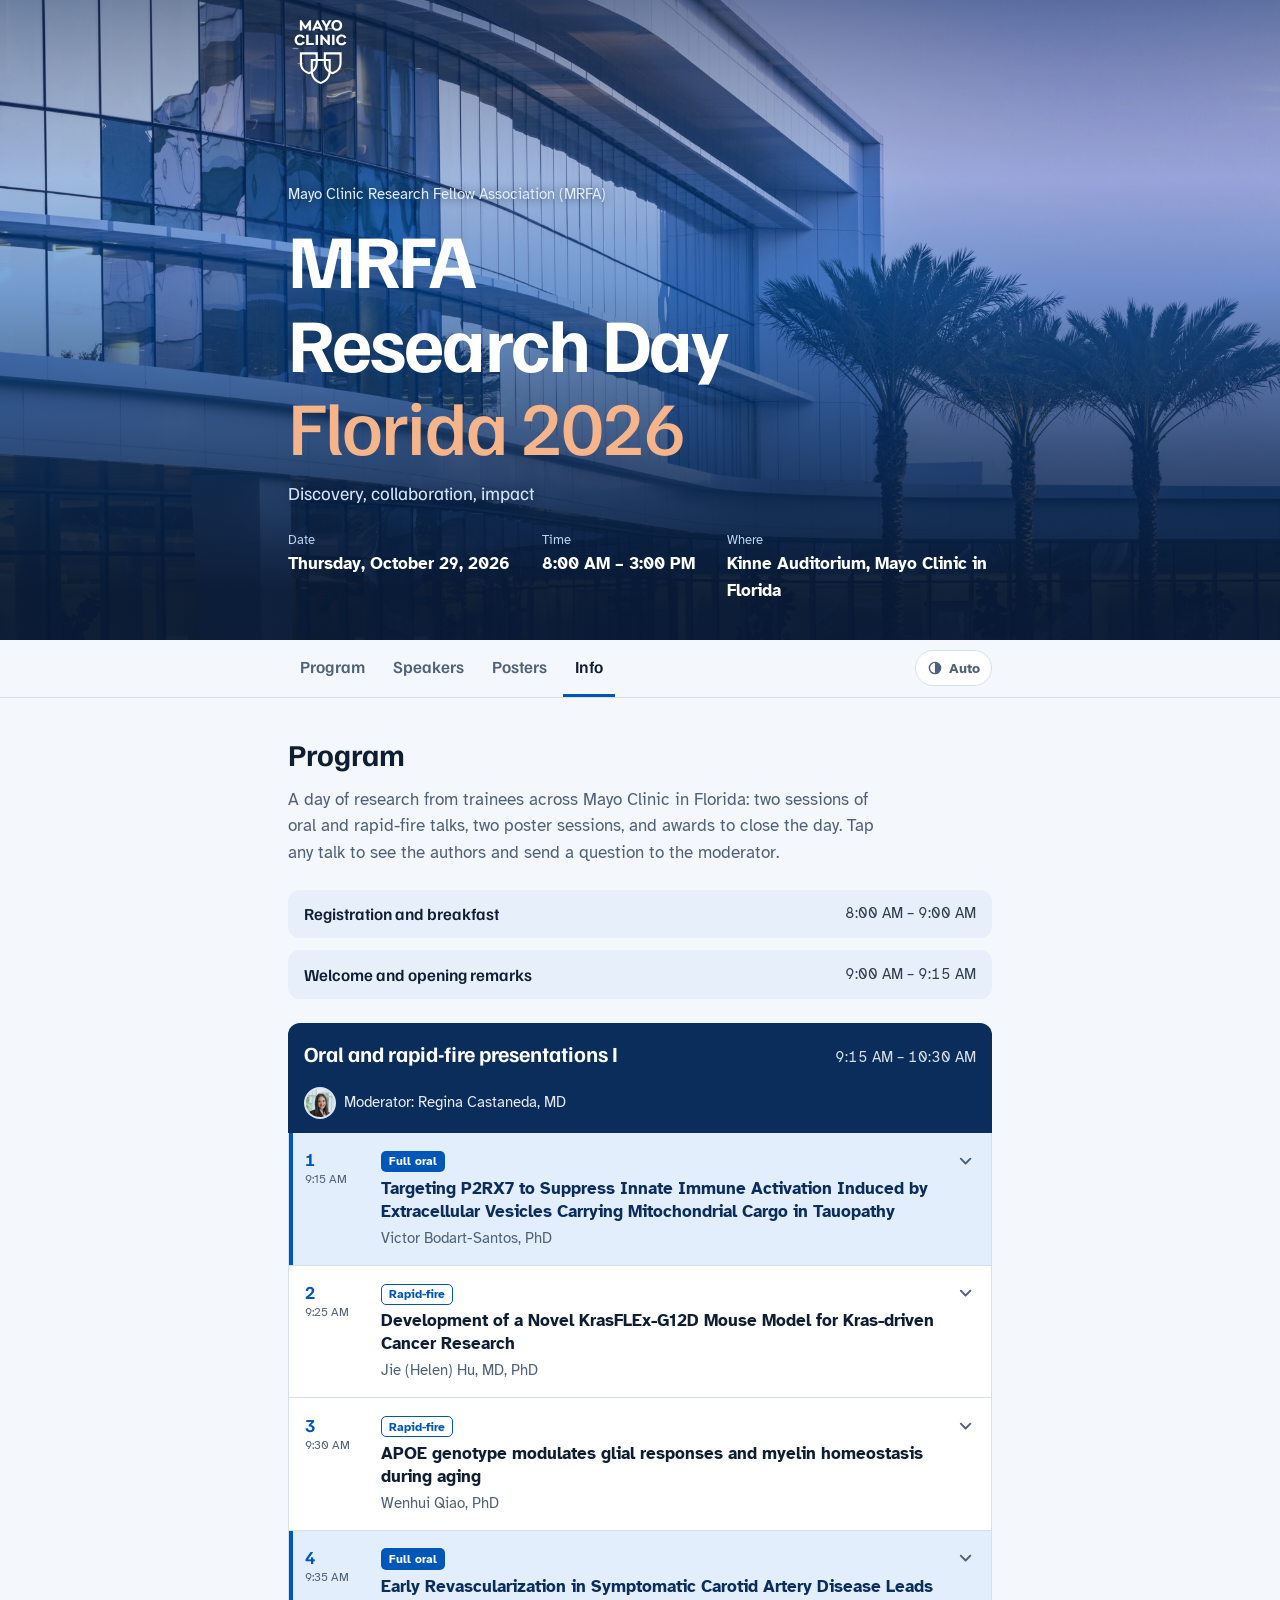
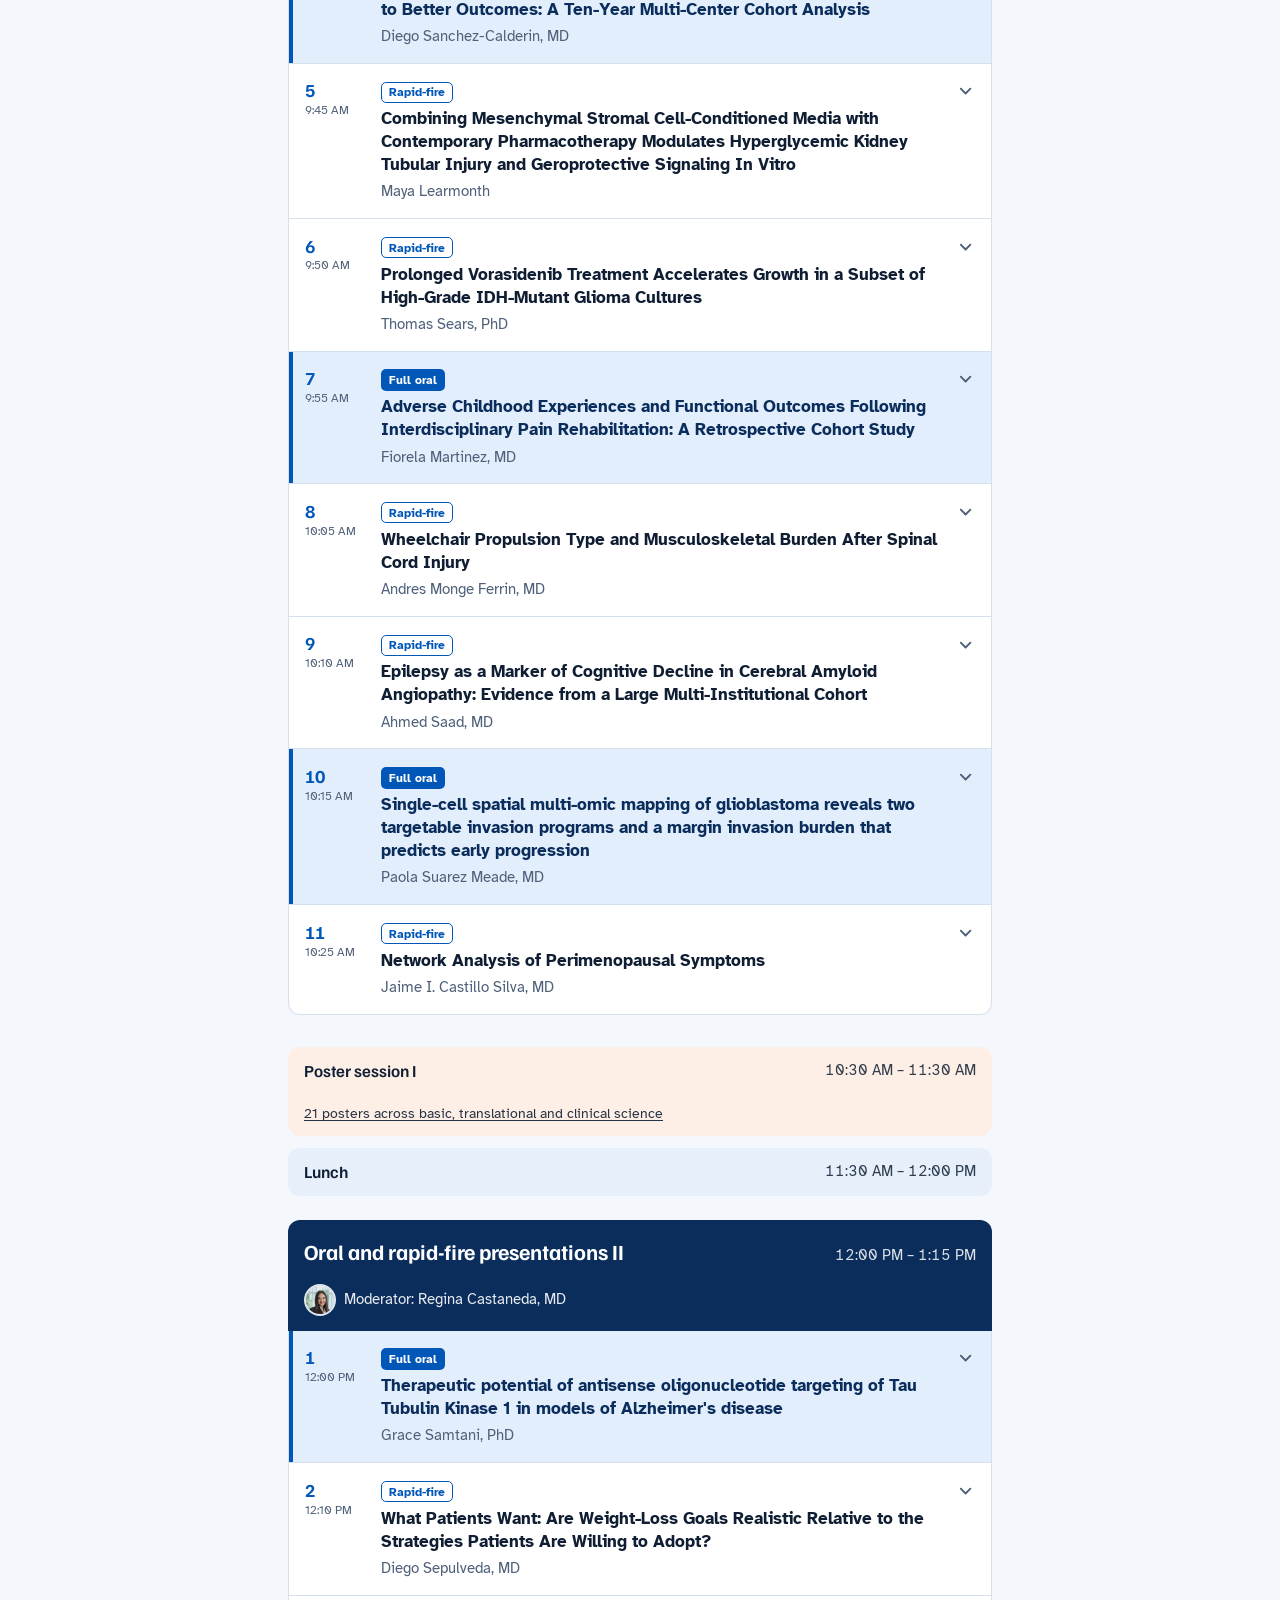
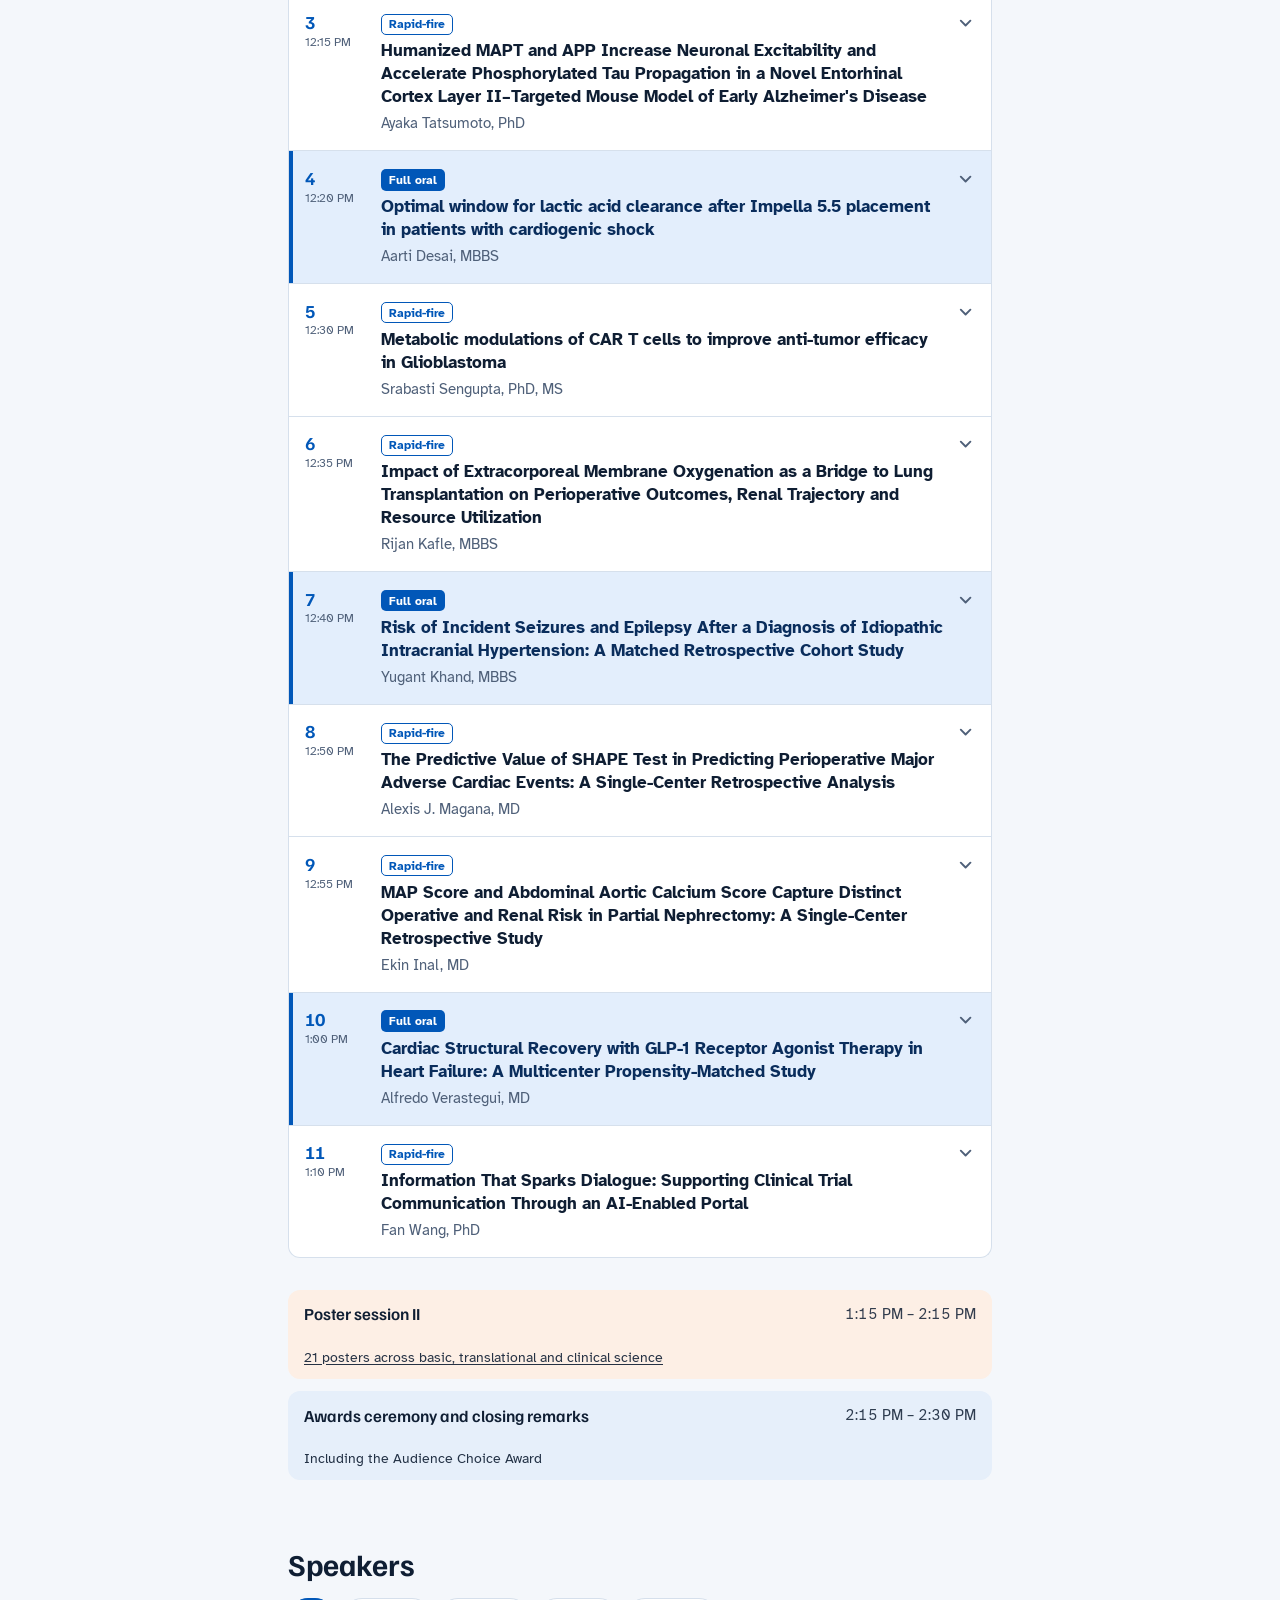
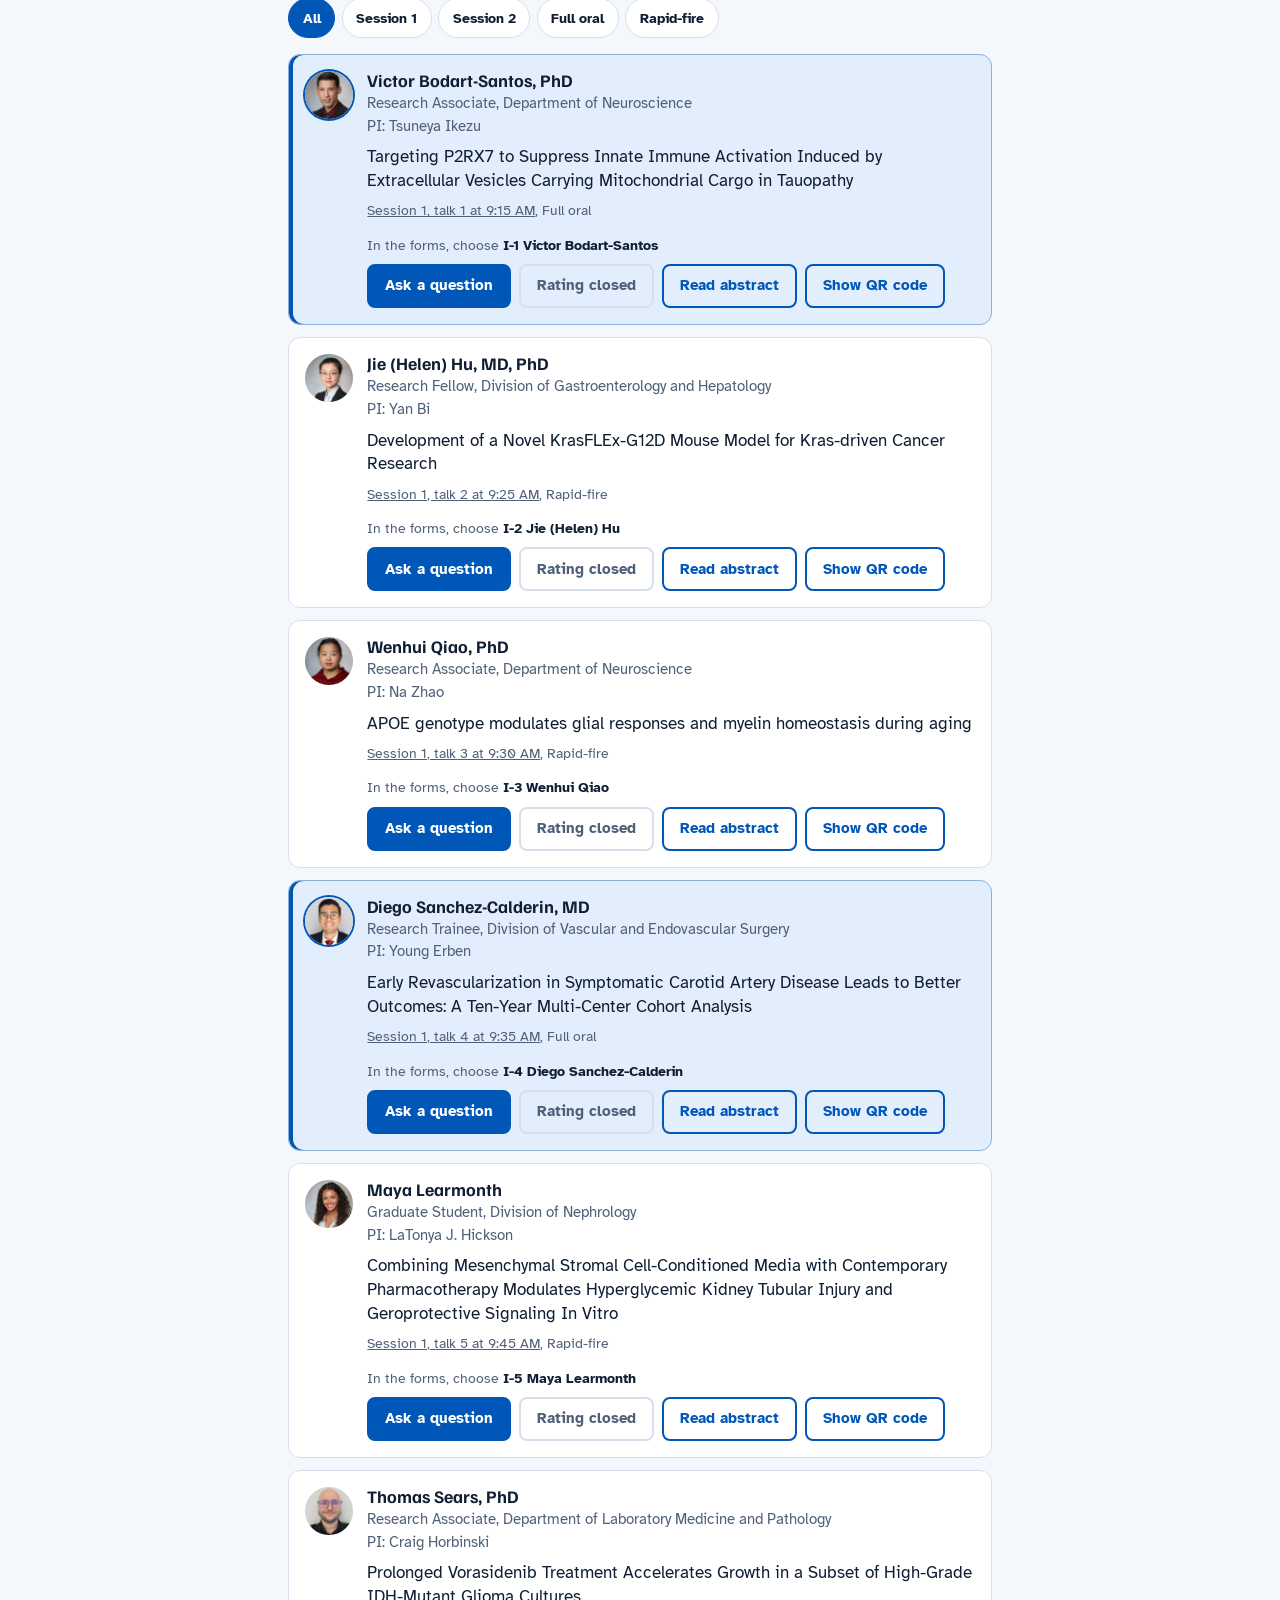
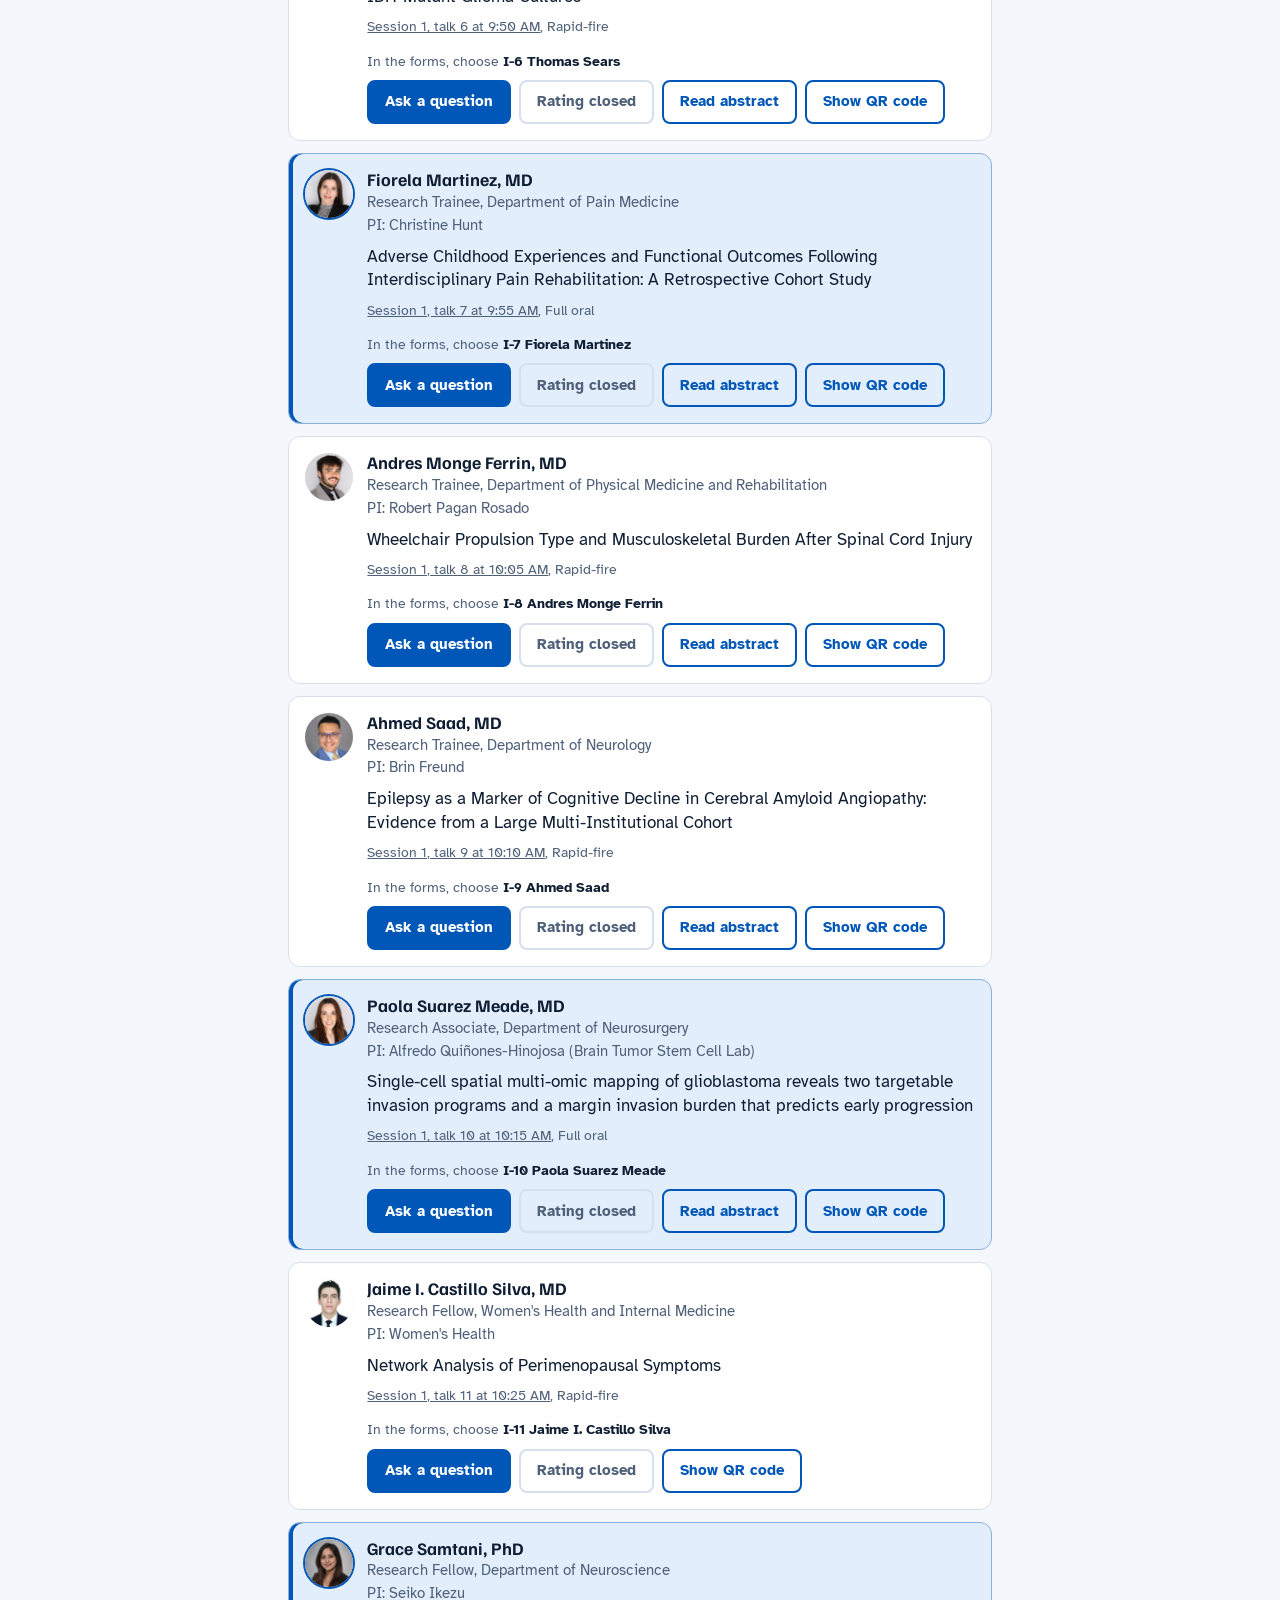
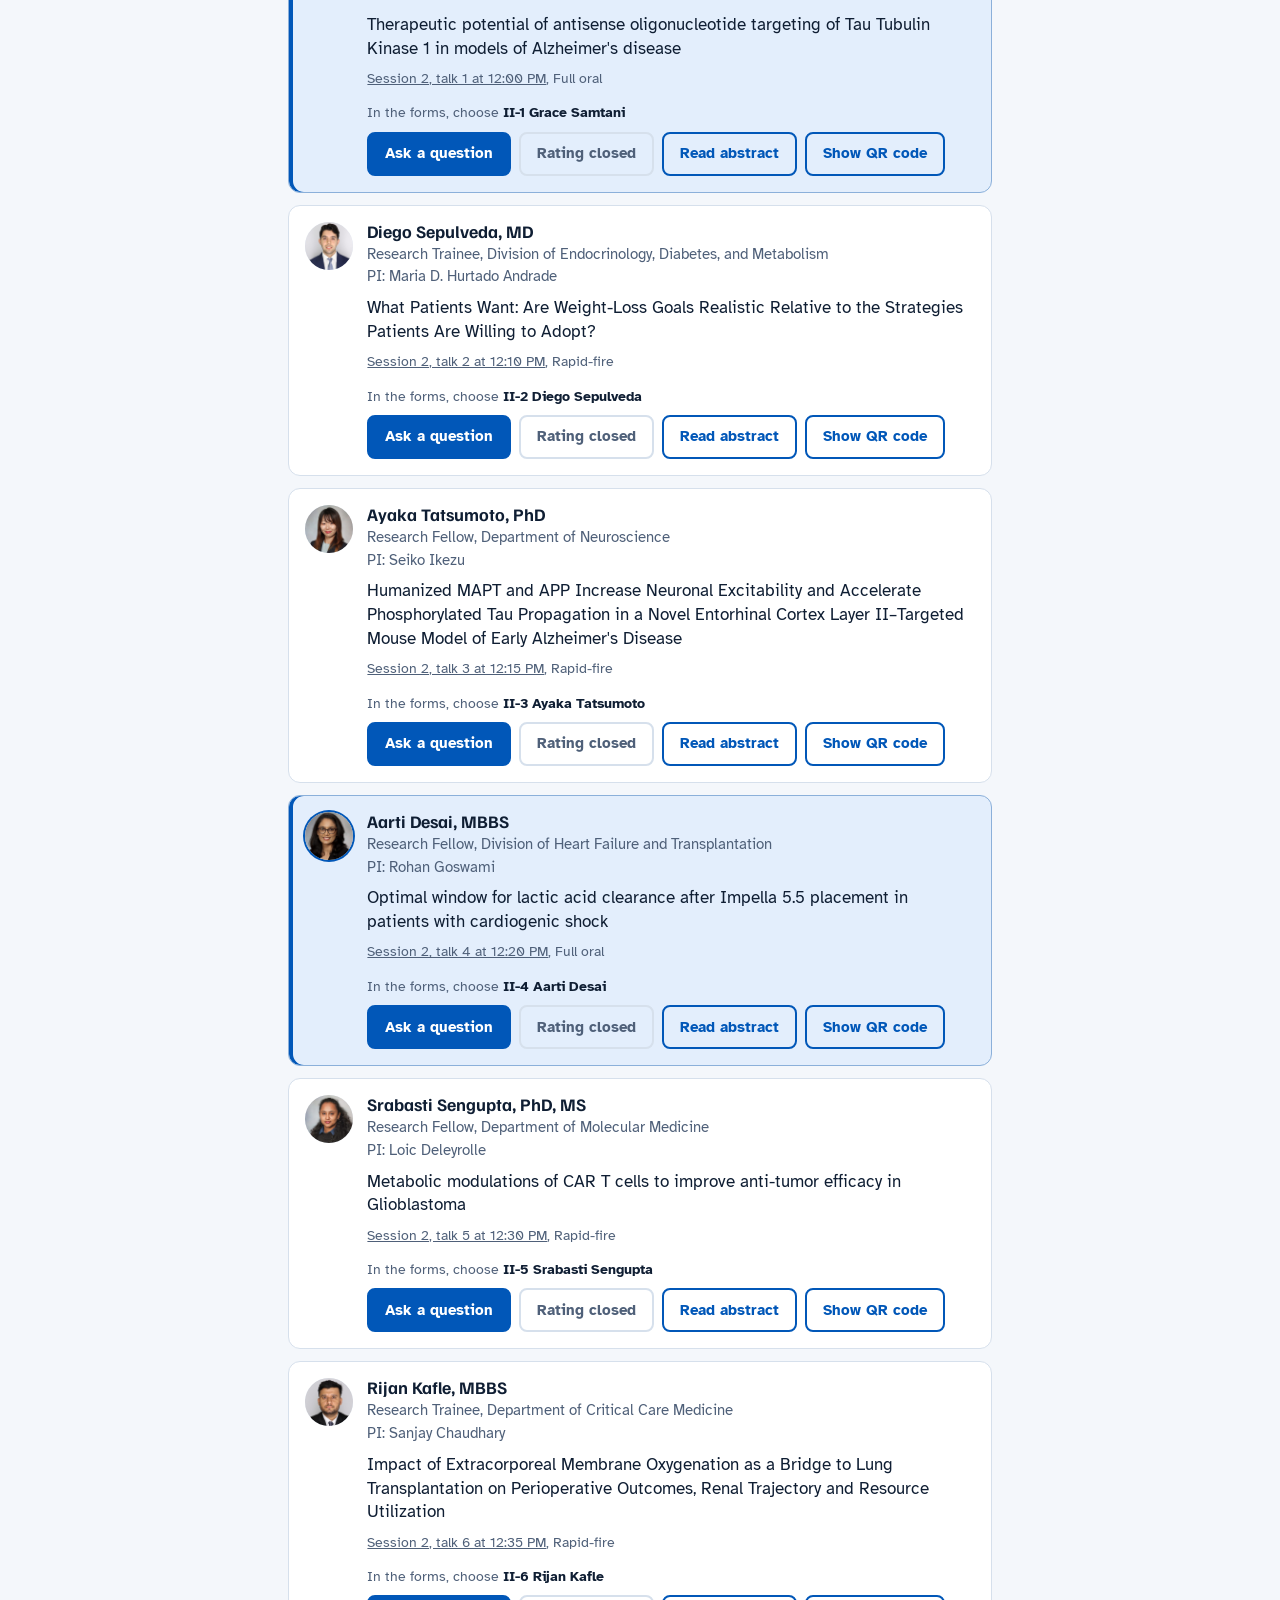
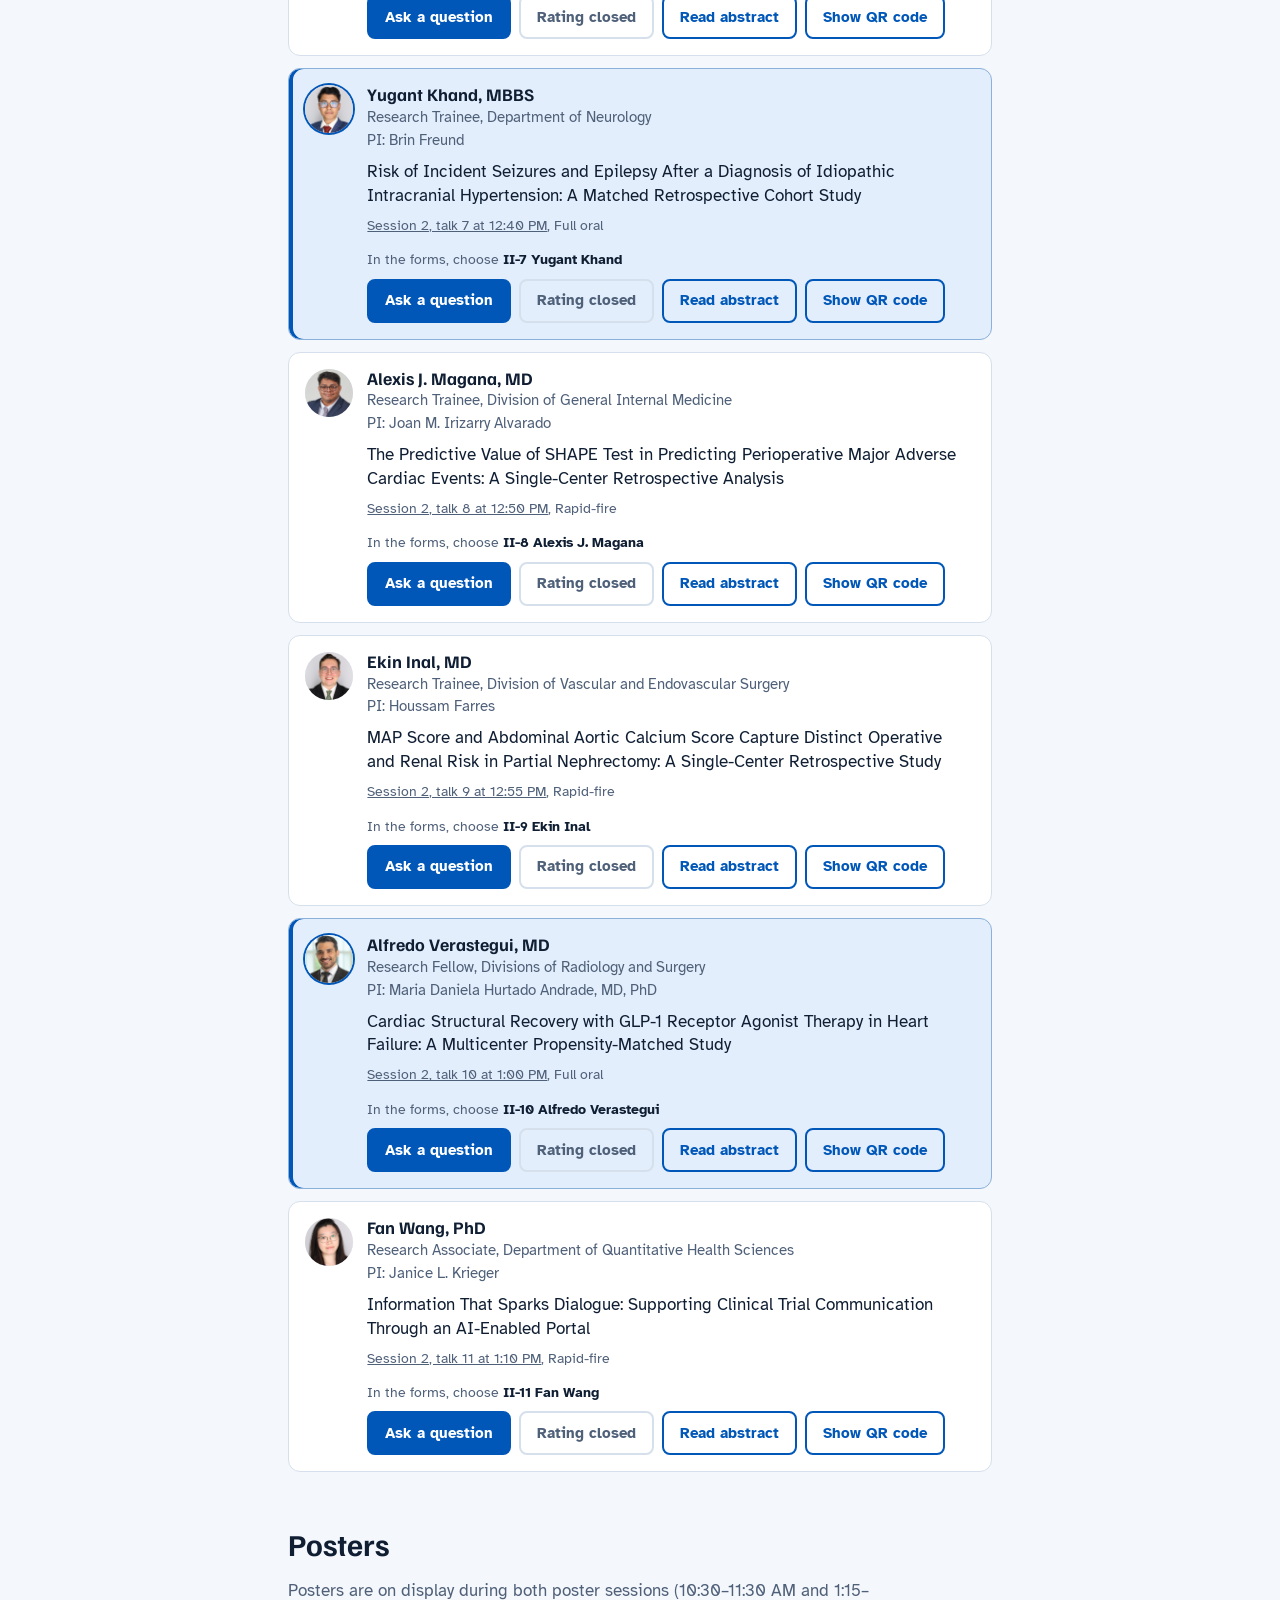
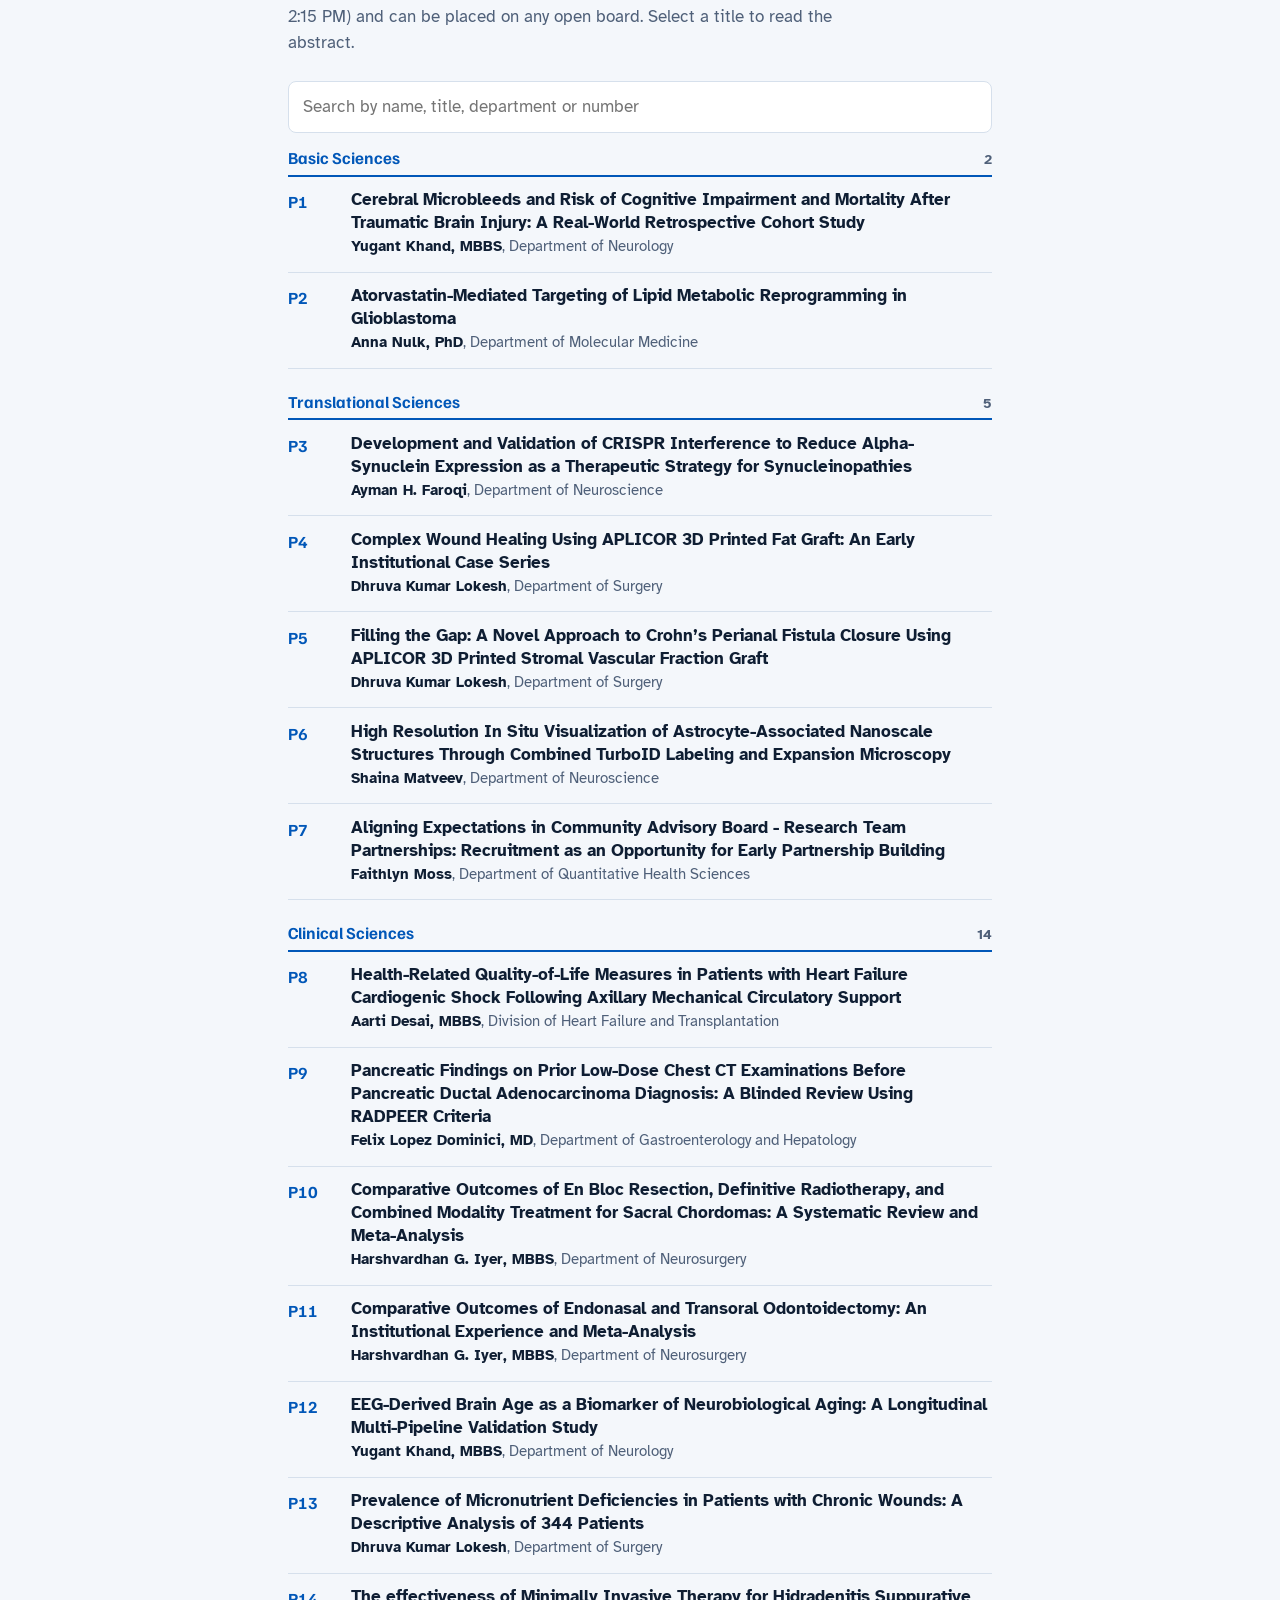
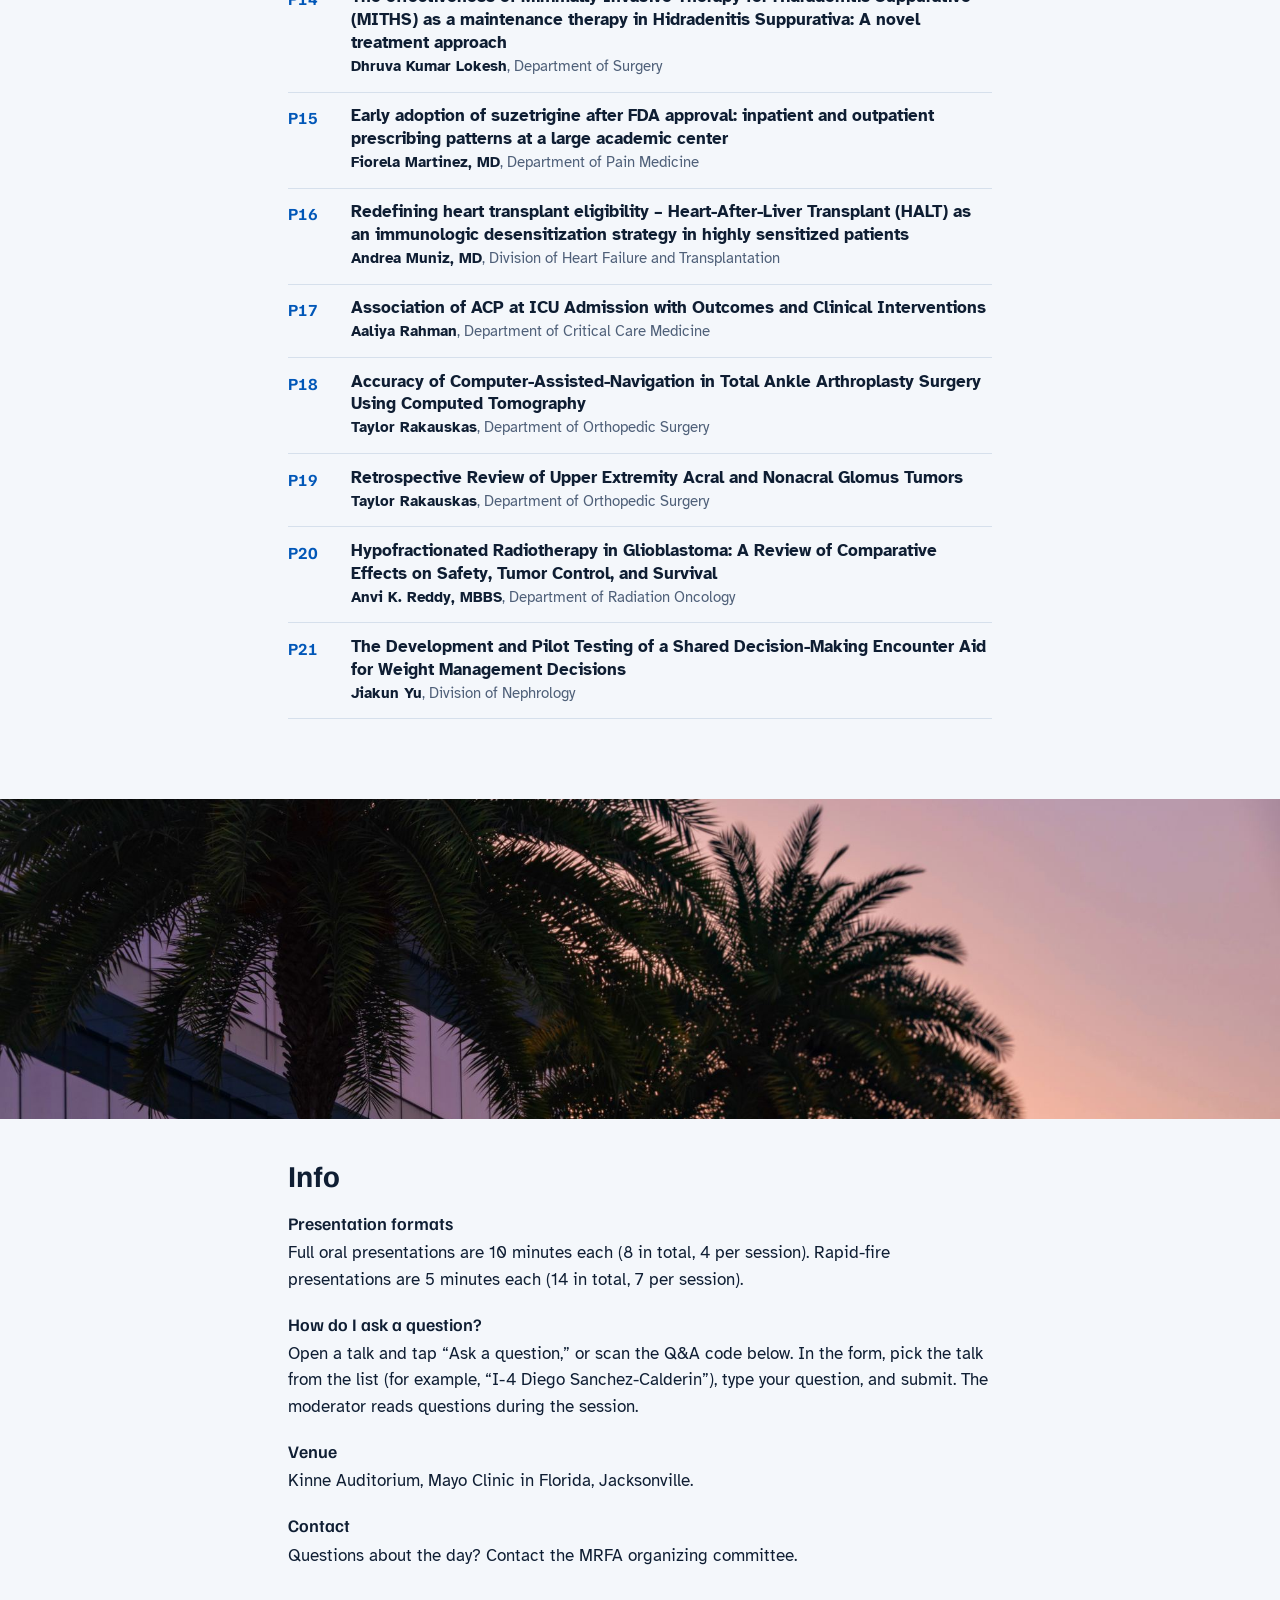
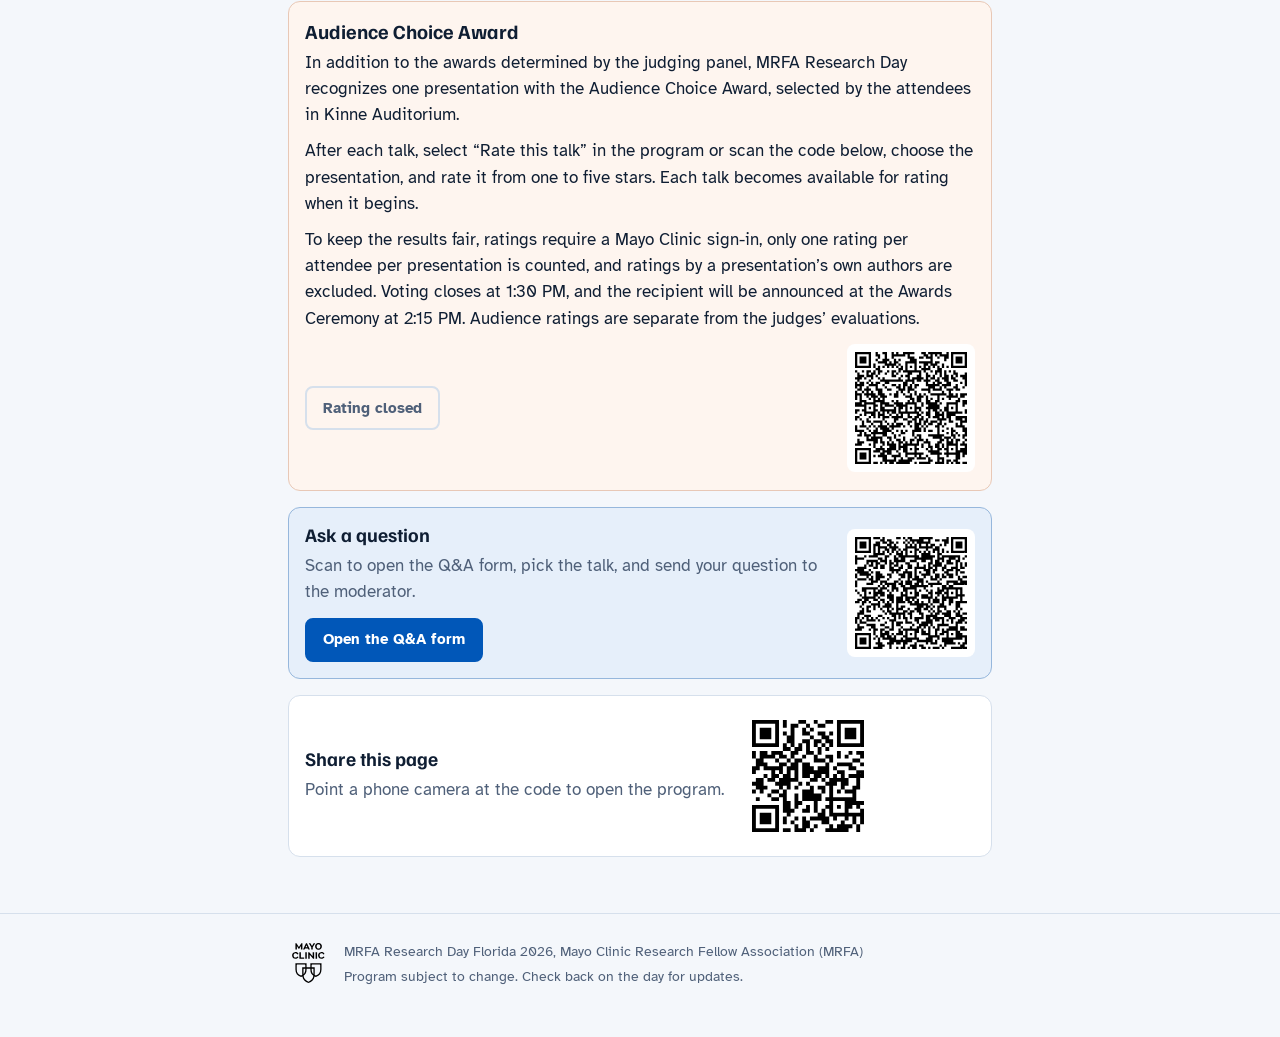
<file: index.html>
<!doctype html>
<html lang="en">
<head>
  <meta charset="utf-8">
  <meta name="viewport" content="width=device-width, initial-scale=1, viewport-fit=cover">
  <title>Mayo Clinic Research Fellow Association (MRFA) Research Day, Florida 2026</title>
  <meta name="description" content="Program, speakers and live Q&A for MRFA Research Day at Mayo Clinic in Florida.">
  <meta name="theme-color" content="#0a2d5c">
  <link rel="preconnect" href="https://fonts.googleapis.com">
  <link rel="preconnect" href="https://fonts.gstatic.com" crossorigin>
  <link href="https://fonts.googleapis.com/css2?family=Atkinson+Hyperlegible:ital,wght@0,400;0,700;1,400&family=Familjen+Grotesk:wght@500;600;700&display=swap" rel="stylesheet">
  <link rel="preload" as="image" href="assets/img/campus-facade-sm.jpg" media="(max-width: 700px)">
  <link rel="preload" as="image" href="assets/img/campus-facade.jpg" media="(min-width: 701px)">
  <script src="assets/theme.js"></script>
  <link rel="stylesheet" href="assets/styles.css">
  <link rel="icon" href="assets/img/mayo-clinic-logo.svg" type="image/svg+xml">
</head>
<body>
  <a class="skip" href="#program">Skip to the program</a>

  <header class="hero">
    <div class="hero-shade"></div>
    <div class="wrap hero-inner">
      <img class="logo" src="assets/img/mayo-clinic-logo-white.svg" alt="Mayo Clinic" width="64" height="64">
      <p class="host" id="host"></p>
      <h1 id="event-name">MRFA Research Day</h1>
      <p class="tagline" id="tagline" hidden></p>
      <dl class="facts">
        <div><dt>Date</dt><dd id="event-date">—</dd></div>
        <div><dt>Time</dt><dd id="event-time">—</dd></div>
        <div><dt>Where</dt><dd id="event-place">—</dd></div>
      </dl>
    </div>
  </header>

  <aside class="nowbar" id="nowbar" hidden aria-live="polite">
    <div class="wrap nowbar-inner">
      <div class="now-slot"><span class="now-tag">Now</span><span id="now-text"></span></div>
      <div class="next-slot"><span class="next-tag">Next</span><span id="next-text"></span></div>
    </div>
  </aside>

  <nav class="tabs" aria-label="Sections">
    <div class="wrap tabs-inner">
      <a href="#program">Program</a>
      <a href="#speakers">Speakers</a>
      <a href="#posters" id="tab-posters" hidden>Posters</a>
      <a href="#info">Info</a>
      <button type="button" class="theme-btn" id="theme-btn" aria-label="Theme">
        <svg class="ic ic-auto" viewBox="0 0 20 20" aria-hidden="true"><circle cx="10" cy="10" r="7" fill="none" stroke="currentColor" stroke-width="1.8"/><path d="M10 3a7 7 0 0 1 0 14z" fill="currentColor"/></svg>
        <svg class="ic ic-light" viewBox="0 0 20 20" aria-hidden="true"><circle cx="10" cy="10" r="3.6" fill="currentColor"/><g stroke="currentColor" stroke-width="1.8" stroke-linecap="round"><path d="M10 1.8v2.2M10 16v2.2M1.8 10h2.2M16 10h2.2M4.2 4.2l1.6 1.6M14.2 14.2l1.6 1.6M4.2 15.8l1.6-1.6M14.2 5.8l1.6-1.6"/></g></svg>
        <svg class="ic ic-dark" viewBox="0 0 20 20" aria-hidden="true"><path d="M15.5 12.6A6.5 6.5 0 0 1 7.4 4.5a6.5 6.5 0 1 0 8.1 8.1z" fill="currentColor"/></svg>
        <span class="theme-label">Auto</span>
      </button>
    </div>
  </nav>

  <main>
    <section id="program" class="wrap block" aria-labelledby="h-program">
      <h2 id="h-program">Program</h2>
      <p class="lede" id="event-intro"></p>
      <p class="notice" id="event-notice" hidden></p>
      <ol class="run" id="run"></ol>
    </section>

    <section id="speakers" class="wrap block" aria-labelledby="h-speakers">
      <h2 id="h-speakers">Speakers</h2>
      <div class="filters" id="talk-filters" role="group" aria-label="Filter speakers"></div>
      <ul class="speakers" id="speaker-list"></ul>
    </section>

    <section id="posters" class="wrap block" aria-labelledby="h-posters" hidden>
      <h2 id="h-posters">Posters</h2>
      <p class="lede">Posters are on display during both poster sessions (10:30–11:30 AM and 1:15–2:15 PM) and can be placed on any open board. Select a title to read the abstract.</p>
      <label class="search">
        <span class="sr">Search posters</span>
        <input type="search" id="poster-search" placeholder="Search by name, title, department or number" autocomplete="off">
      </label>
      <ul class="posters" id="poster-list"></ul>
      <p class="empty" id="poster-empty" hidden>No posters match that search. Try a last name or a poster number like P12.</p>
    </section>

    <figure class="band" aria-hidden="true">
      <picture>
        <source media="(max-width: 700px)" srcset="assets/img/campus-palms-sm.jpg">
        <img src="assets/img/campus-palms.jpg" alt="" loading="lazy">
      </picture>
    </figure>

    <section id="info" class="wrap block" aria-labelledby="h-info">
      <h2 id="h-info">Info</h2>
      <div id="judges-wrap" hidden>
        <h3>Judges</h3>
        <ul class="judges" id="judge-list"></ul>
      </div>
      <dl class="faq" id="faq"></dl>
      <div class="award-card" id="award-card" hidden>
        <h3 id="award-title">Audience Choice Award</h3>
        <div id="award-text"></div>
        <div class="award-row">
          <a class="btn rate-btn" id="award-open" data-start="09:15" data-open-label="Rate a talk" target="_blank" rel="noopener" aria-disabled="true">Rate this talk</a>
          <div class="qr" id="award-qr" aria-label="QR code for the rating form"></div>
        </div>
      </div>
      <div class="share qa-card" id="qa-card" hidden>
        <div class="share-text">
          <h3>Ask a question</h3>
          <p>Scan to open the Q&amp;A form, pick the talk, and send your question to the moderator.</p>
          <p><a class="btn" id="qa-open" href="#" target="_blank" rel="noopener">Open the Q&amp;A form</a></p>
        </div>
        <div class="qr" id="qa-qr" aria-label="QR code for the Q&amp;A form"></div>
      </div>
      <div class="share">
        <div class="share-text">
          <h3>Share this page</h3>
          <p>Point a phone camera at the code to open the program.</p>
        </div>
        <div class="qr" id="site-qr" aria-label="QR code for this page"></div>
      </div>
    </section>
  </main>

  <footer class="foot">
    <div class="wrap foot-inner">
      <img src="assets/img/mayo-clinic-logo.svg" alt="" width="40" height="40" class="foot-logo">
      <div>
        <p id="foot-host"></p>
        <p class="updated">Program subject to change. Check back on the day for updates.</p>
      </div>
    </div>
  </footer>

  <dialog id="qr-dialog" aria-labelledby="qr-title">
    <form method="dialog" class="qr-dialog-inner">
      <h3 id="qr-title">Scan to ask a question</h3>
      <p id="qr-sub"></p>
      <div class="qr qr-large" id="qr-big"></div>
      <button class="btn" value="close">Close</button>
    </form>
  </dialog>

  <script src="assets/qrcode-generator.js"></script>
  <script src="assets/rating.js"></script>
  <script src="assets/app.js"></script>
</body>
</html>
</file>
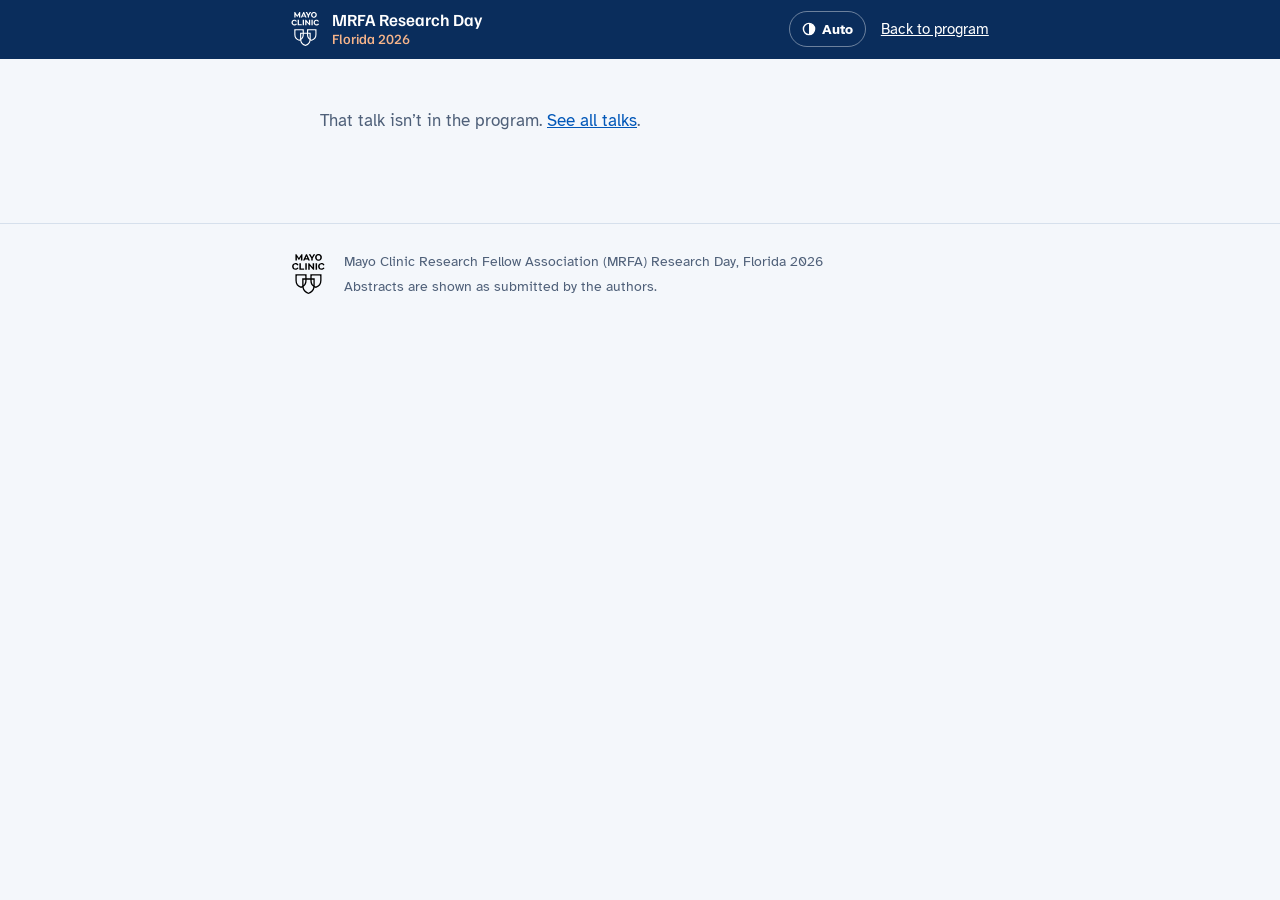
<file: abstract.html>
<!doctype html>
<html lang="en">
<head>
  <meta charset="utf-8">
  <meta name="viewport" content="width=device-width, initial-scale=1, viewport-fit=cover">
  <title>Abstract, MRFA Research Day Florida 2026</title>
  <meta name="theme-color" content="#0a2d5c">
  <link rel="preconnect" href="https://fonts.googleapis.com">
  <link rel="preconnect" href="https://fonts.gstatic.com" crossorigin>
  <link href="https://fonts.googleapis.com/css2?family=Atkinson+Hyperlegible:wght@400;700&family=Familjen+Grotesk:wght@500;600;700&family=Source+Serif+4:ital,opsz,wght@0,8..60,400;0,8..60,600;0,8..60,700;1,8..60,400&display=swap" rel="stylesheet">
  <script src="assets/theme.js"></script>
  <link rel="stylesheet" href="assets/styles.css">
  <link rel="stylesheet" href="assets/abstract.css">
  <link rel="icon" href="assets/img/mayo-clinic-logo.svg" type="image/svg+xml">
</head>
<body class="abs-page">
  <header class="abs-bar">
    <div class="wrap abs-bar-inner">
      <a class="abs-home" href="./#program">
        <img src="assets/img/mayo-clinic-logo-white.svg" alt="" width="34" height="34">
        <span>MRFA Research Day<br><small>Florida 2026</small></span>
      </a>
      <div class="abs-right">
        <button type="button" class="theme-btn" id="theme-btn" aria-label="Theme">
          <svg class="ic ic-auto" viewBox="0 0 20 20" aria-hidden="true"><circle cx="10" cy="10" r="7" fill="none" stroke="currentColor" stroke-width="1.8"/><path d="M10 3a7 7 0 0 1 0 14z" fill="currentColor"/></svg>
          <svg class="ic ic-light" viewBox="0 0 20 20" aria-hidden="true"><circle cx="10" cy="10" r="3.6" fill="currentColor"/><g stroke="currentColor" stroke-width="1.8" stroke-linecap="round"><path d="M10 1.8v2.2M10 16v2.2M1.8 10h2.2M16 10h2.2M4.2 4.2l1.6 1.6M14.2 14.2l1.6 1.6M4.2 15.8l1.6-1.6M14.2 5.8l1.6-1.6"/></g></svg>
          <svg class="ic ic-dark" viewBox="0 0 20 20" aria-hidden="true"><path d="M15.5 12.6A6.5 6.5 0 0 1 7.4 4.5a6.5 6.5 0 1 0 8.1 8.1z" fill="currentColor"/></svg>
          <span class="theme-label">Auto</span>
        </button>
        <a class="abs-back" href="./#program">Back to program</a>
      </div>
    </div>
  </header>

  <main class="wrap abs-main" id="abs">
    <p class="empty">Loading abstract…</p>
  </main>

  <footer class="foot">
    <div class="wrap foot-inner">
      <img src="assets/img/mayo-clinic-logo.svg" alt="" width="40" height="40" class="foot-logo">
      <div>
        <p>Mayo Clinic Research Fellow Association (MRFA) Research Day, Florida 2026</p>
        <p class="updated">Abstracts are shown as submitted by the authors.</p>
      </div>
    </div>
  </footer>

  <dialog id="qr-dialog" aria-labelledby="qr-title">
    <form method="dialog" class="qr-dialog-inner">
      <h3 id="qr-title">Scan to ask a question</h3>
      <p id="qr-sub"></p>
      <div class="qr qr-large" id="qr-big"></div>
      <button class="btn" value="close">Close</button>
    </form>
  </dialog>

  <script src="assets/qrcode-generator.js"></script>
  <script src="assets/rating.js"></script>
  <script src="assets/abstract.js"></script>
</body>
</html>
</file>
<file: assets/styles.css>
:root {
  --paper: #f4f7fb;
  --surface: #ffffff;
  --ink: #0f1e33;
  --muted: #4f6079;
  --line: #d6e0ec;
  --blue: #0157b8;
  --blue-ink: #ffffff;
  --blue-tint: #e6effa;
  --navy: #0a2d5c;
  --sunset: #f6b48a;
  --sunset-soft: #fdeee4;
  --focus: #0157b8;
  --display: "Familjen Grotesk", system-ui, sans-serif;
  --body: "Atkinson Hyperlegible", system-ui, sans-serif;
  color-scheme: light;
}
@media (prefers-color-scheme: dark) {
  :root:not([data-theme="light"]) {
    --paper: #0b1626; --surface: #111f34; --ink: #e4ecf7; --muted: #9fb0c8; --line: #233652;
    --blue: #5aa2f0; --blue-ink: #06172d; --blue-tint: #15294a; --navy: #071a36;
    --sunset-soft: #3a2a22; --focus: #8cc0ff; color-scheme: dark;
  }
}
:root[data-theme="dark"] {
  --paper: #0b1626; --surface: #111f34; --ink: #e4ecf7; --muted: #9fb0c8; --line: #233652;
  --blue: #5aa2f0; --blue-ink: #06172d; --blue-tint: #15294a; --navy: #071a36;
  --sunset-soft: #3a2a22; --focus: #8cc0ff; color-scheme: dark;
}

* { box-sizing: border-box; }
html { scroll-behavior: smooth; scroll-padding-top: 7.5rem; -webkit-text-size-adjust: 100%; }
@media (prefers-reduced-motion: reduce) { html { scroll-behavior: auto; } }
body { margin: 0; background: var(--paper); color: var(--ink); font: 400 1.0625rem/1.55 var(--body); }
h1, h2, h3 { font-family: var(--display); line-height: 1.1; margin: 0; }
a { color: var(--blue); }
:focus-visible { outline: 3px solid var(--focus); outline-offset: 2px; border-radius: 4px; }
.wrap { max-width: 46rem; margin: 0 auto; padding: 0 1rem; }
.sr { position: absolute; width: 1px; height: 1px; overflow: hidden; clip: rect(0 0 0 0); }
.skip { position: absolute; left: -999px; top: 0; background: #fff; color: var(--navy); padding: .5rem 1rem; z-index: 10; }
.skip:focus { left: 1rem; }

/* Hero: Florida campus at dusk */
.hero {
  position: relative; color: #fff; isolation: isolate;
  background: var(--navy) url("img/campus-facade.jpg") 62% center / cover no-repeat;
  min-height: min(78vh, 40rem); display: flex; align-items: flex-end;
}
@media (max-width: 700px) { .hero { background-image: url("img/campus-facade-sm.jpg"); background-position: 70% center; min-height: 34rem; } }
.hero-shade {
  position: absolute; inset: 0; z-index: -1;
  background:
    linear-gradient(180deg, rgba(10,45,92,.55) 0%, rgba(10,45,92,0) 28%),
    linear-gradient(0deg, rgba(7,26,54,.96) 8%, rgba(1,87,184,.55) 55%, rgba(1,87,184,.05) 100%);
}
.hero-inner { width: 100%; padding-top: 1.25rem; padding-bottom: 2.25rem; }
.logo { position: absolute; top: 1.25rem; width: 64px; height: 64px; }
.host { text-shadow: 0 1px 8px rgba(7,26,54,.6); margin: 0 0 .6rem; color: #e3edf9; font-size: .95rem; max-width: 30rem; }
.hero h1 { font-size: clamp(2.6rem, 11vw, 4.75rem); font-weight: 700; letter-spacing: -.025em; max-width: 12ch; text-wrap: balance; }
.hero h1 .yr { display: block; font-weight: 500; color: var(--sunset); }
.facts { display: grid; grid-template-columns: repeat(3, auto); justify-content: start; gap: .25rem 2rem; margin: 1.5rem 0 0; }
.facts dt { font-size: .8rem; color: #bcd3ef; }
.facts dd { margin: 0; font-weight: 700; }
@media (max-width: 34rem) { .facts { grid-template-columns: 1fr 1fr; gap: .7rem 1.5rem; } .facts div:last-child { grid-column: 1 / -1; } }

/* Now bar */
.nowbar { background: var(--sunset); color: #2a1305; }
.nowbar-inner { display: grid; grid-template-columns: 1fr 1fr; gap: 1rem; padding-top: .6rem; padding-bottom: .6rem; font-size: .95rem; }
.now-slot, .next-slot { display: flex; gap: .5rem; align-items: baseline; min-width: 0; }
.now-slot span:last-child, .next-slot span:last-child { overflow: hidden; text-overflow: ellipsis; white-space: nowrap; }
.now-tag, .next-tag { font-family: var(--display); font-weight: 700; flex: none; }
.next-tag { opacity: .7; }
@media (max-width: 34rem) { .nowbar-inner { grid-template-columns: 1fr; gap: .2rem; } }

/* Tabs */
.tabs { position: sticky; top: 0; z-index: 5; background: color-mix(in srgb, var(--paper) 92%, transparent); backdrop-filter: blur(8px); border-bottom: 1px solid var(--line); }
.tabs-inner { display: flex; gap: .25rem; overflow-x: auto; }
.tabs a { flex: none; padding: .85rem .75rem; text-decoration: none; color: var(--muted); font-family: var(--display); font-weight: 600; border-bottom: 3px solid transparent; }
.tabs a[hidden] { display: none; }
.tabs a[aria-current="true"] { color: var(--ink); border-bottom-color: var(--blue); }

.block { padding-top: 2.5rem; padding-bottom: 1rem; }
.block[hidden] { display: none; }
.block h2 { font-size: 1.9rem; margin-bottom: 1rem; }
.block h3 { font-size: 1.2rem; margin-bottom: .5rem; }
.lede { margin: 0 0 1.5rem; color: var(--muted); max-width: 38rem; }
.notice { margin: 0 0 1.5rem; padding: .6rem .8rem; border-left: 4px solid var(--sunset); background: var(--sunset-soft); }

/* Program */
.run { list-style: none; margin: 0; padding: 0; }
.slot { margin-bottom: 2rem; }
.slot-head { display: flex; align-items: baseline; justify-content: space-between; gap: 1rem; padding: .9rem 1rem; background: var(--navy); color: #fff; border-radius: 12px 12px 0 0; }
.slot.break .slot-head, .slot.plenary .slot-head, .slot.posters .slot-head { background: var(--blue-tint); color: var(--ink); border-radius: 12px; }
.slot-title { font-family: var(--display); font-size: 1.35rem; font-weight: 700; }
.slot-when { font-size: .95rem; opacity: .85; white-space: nowrap; font-variant-numeric: tabular-nums; }
.slot-head { flex-wrap: wrap; }
.slot-meta { flex-basis: 100%; font-size: .95rem; opacity: .9; }
.slot-meta .initials.sm { border: 2px solid rgba(255,255,255,.7); }
.slot.now .slot-head { box-shadow: inset 0 -4px 0 var(--sunset); }
.slot.past { opacity: .6; }
.now-label { display: inline-block; background: var(--sunset); color: #2a1305; font: 700 .8rem var(--body); padding: .1rem .5rem; border-radius: 999px; margin-left: .5rem; vertical-align: .2em; }
.now-label[hidden] { display: none; }

.talks { list-style: none; margin: 0; padding: 0; background: var(--surface); border: 1px solid var(--line); border-top: 0; border-radius: 0 0 12px 12px; }
.talks > li + li { border-top: 1px solid var(--line); }
.talk > summary { list-style: none; cursor: pointer; display: grid; grid-template-columns: 4rem 1fr 1.2rem; gap: .75rem; padding: .9rem 1rem; align-items: start; }
.talk > summary::-webkit-details-marker { display: none; }
.talk > summary:hover .talk-title { color: var(--blue); }
.ord { font-family: var(--display); font-weight: 700; font-size: 1.15rem; color: var(--blue); font-variant-numeric: tabular-nums; line-height: 1.3; }
.ord small { display: block; font: 400 .78rem var(--body); color: var(--muted); }
.talk-title { font-weight: 700; line-height: 1.35; display: block; }
.talk-who { color: var(--muted); font-size: .95rem; display: block; margin-top: .2rem; }
.fmt { display: inline-block; font: 700 .75rem/1 var(--body); padding: .3rem .5rem; border-radius: 5px; margin-bottom: .35rem; }
.fmt.full { background: var(--blue); color: var(--blue-ink); }
.fmt.rapid { border: 1.5px solid var(--blue); color: var(--blue); padding: .22rem .45rem; }
.chev { width: 1.2rem; height: 1.2rem; margin-top: .2rem; transition: transform .2s; color: var(--muted); }
.talk[open] .chev { transform: rotate(180deg); }
@media (prefers-reduced-motion: reduce) { .chev { transition: none; } }
.talk.live { background: var(--sunset-soft); }
.talk-detail { padding: 0 1rem 1.1rem 5.75rem; }
.talk-detail dl { margin: 0 0 .9rem; display: grid; grid-template-columns: auto 1fr; gap: .3rem .9rem; font-size: .95rem; }
.talk-detail dt { color: var(--muted); }
.talk-detail dd { margin: 0; }
@media (max-width: 30rem) { .talk-detail { padding-left: 1rem; } }

.actions { display: flex; flex-wrap: wrap; gap: .5rem; }
.btn { display: inline-flex; align-items: center; gap: .4rem; font: 700 .95rem/1 var(--body); padding: .7rem 1rem; border-radius: 8px; border: 2px solid var(--blue); background: var(--blue); color: var(--blue-ink); text-decoration: none; cursor: pointer; min-height: 44px; }
.btn.ghost { background: transparent; color: var(--blue); }
.btn[aria-disabled="true"] { background: transparent; border-color: var(--line); color: var(--muted); cursor: default; }

/* Speakers */
.filters { display: flex; flex-wrap: wrap; gap: .4rem; margin-bottom: 1rem; }
.chip { font: 600 .9rem var(--body); padding: .45rem .85rem; border-radius: 999px; border: 1px solid var(--line); background: var(--surface); color: var(--ink); cursor: pointer; min-height: 40px; }
.chip[aria-pressed="true"] { background: var(--blue); color: var(--blue-ink); border-color: var(--blue); }
.speakers { list-style: none; margin: 0; padding: 0; display: grid; gap: .75rem; }
.speaker { background: var(--surface); border: 1px solid var(--line); border-radius: 12px; padding: 1rem; display: grid; grid-template-columns: 3rem 1fr; gap: .9rem; }
.initials { position: relative; overflow: hidden; flex: none; width: 3rem; height: 3rem; border-radius: 50%; display: grid; place-items: center; font-family: var(--display); font-weight: 700; background: var(--blue-tint); color: var(--blue); }
.speaker h3 { font-size: 1.1rem; margin: 0; }
.speaker .aff { color: var(--muted); font-size: .92rem; margin: .1rem 0 .5rem; }
.speaker .ttl { margin: 0 0 .4rem; line-height: 1.4; }
.speaker .when { font-size: .9rem; color: var(--muted); margin: 0 0 .75rem; }
.speaker .when a { color: inherit; }

/* Posters */
.search input { width: 100%; font: inherit; padding: .75rem .9rem; border: 1px solid var(--line); border-radius: 8px; background: var(--surface); color: var(--ink); margin-bottom: 1rem; }
.posters { list-style: none; margin: 0; padding: 0; }
.poster { display: grid; grid-template-columns: 3.2rem 1fr; gap: .75rem; padding: .8rem 0; border-bottom: 1px solid var(--line); }
.pnum { font-family: var(--display); font-weight: 700; color: var(--blue); }
.poster .ttl { font-weight: 700; line-height: 1.35; }
.poster .who { color: var(--muted); font-size: .95rem; }
.empty { color: var(--muted); }

/* Palms band */
.band { margin: 2.5rem 0 0; height: clamp(11rem, 34vw, 20rem); overflow: hidden; position: relative; }
.band img { width: 100%; height: 100%; object-fit: cover; object-position: center 35%; display: block; }

/* Info */
.judges { list-style: none; padding: 0; margin: 0 0 1.5rem; columns: 2; }
.faq { margin: 0 0 2rem; }
.faq dt { font-family: var(--display); font-weight: 600; font-size: 1.1rem; margin-top: 1.1rem; }
.faq dd { margin: .2rem 0 0; }
.share { display: flex; gap: 1.25rem; align-items: center; background: var(--surface); border: 1px solid var(--line); border-radius: 12px; padding: 1rem; }
.share p { margin: 0; color: var(--muted); }
.qr { background: #fff; padding: 8px; border-radius: 8px; flex: none; line-height: 0; }
.qr img, .qr canvas { display: block; width: 112px; height: 112px; }
.qr-large img, .qr-large canvas { width: min(72vw, 280px); height: auto; aspect-ratio: 1; }

dialog { border: none; border-radius: 14px; padding: 0; background: var(--surface); color: var(--ink); max-width: calc(100vw - 2rem); }
dialog::backdrop { background: rgba(7,26,54,.65); }
.qr-dialog-inner { padding: 1.25rem; display: grid; gap: .75rem; justify-items: center; text-align: center; }
.qr-dialog-inner p { margin: 0; color: var(--muted); max-width: 18rem; }

.foot { margin-top: 2.5rem; border-top: 1px solid var(--line); color: var(--muted); font-size: .9rem; }
.foot-inner { display: flex; gap: 1rem; align-items: center; padding-top: 1.5rem; padding-bottom: 3rem; }
.foot-logo { color: var(--ink); flex: none; }
.foot p { margin: .15rem 0; }
@media (prefers-color-scheme: dark) { :root:not([data-theme="light"]) .foot-logo { filter: invert(1); } }
:root[data-theme="dark"] .foot-logo { filter: invert(1); }
.initials img { position: absolute; inset: 0; width: 100%; height: 100%; object-fit: cover; object-position: center 25%; }
.initials.sm { width: 2rem; height: 2rem; font-size: .75rem; }
.who-row { display: flex; align-items: center; gap: .5rem; }
.tagline { margin: .75rem 0 0; font-family: var(--display); font-size: 1.15rem; color: #d3e3f7; text-shadow: 0 1px 8px rgba(7,26,54,.6); }
.tagline[hidden] { display: none; }
.ord small { white-space: nowrap; }
.slot.break, .slot.plenary, .slot.posters { margin-bottom: .75rem; }
.slot.session { margin-top: 1.5rem; margin-bottom: 2rem; }
.slot.break .slot-head, .slot.plenary .slot-head, .slot.posters .slot-head { flex-wrap: nowrap; padding: .7rem 1rem; align-items: center; }
.slot.break .slot-title, .slot.plenary .slot-title, .slot.posters .slot-title { font-size: 1.05rem; font-weight: 600; }
.slot.posters .slot-head { background: color-mix(in srgb, var(--sunset) 22%, var(--surface)); }
.slot.now.break .slot-head, .slot.now.plenary .slot-head, .slot.now.posters .slot-head { box-shadow: inset 4px 0 0 var(--sunset); }

/* Full oral highlight */
:root { --full-bg: #e3eefc; --full-bar: #0157b8; }
@media (prefers-color-scheme: dark) { :root:not([data-theme="light"]) { --full-bg: #16305a; --full-bar: #5aa2f0; } }
:root[data-theme="dark"] { --full-bg: #16305a; --full-bar: #5aa2f0; }
.talks > li.is-full { background: var(--full-bg); box-shadow: inset 4px 0 0 var(--full-bar); }
.talks > li.is-full:last-child { border-radius: 0 0 11px 11px; }
.talks > li.is-full .talk-title { color: var(--navy); }
@media (prefers-color-scheme: dark) { :root:not([data-theme="light"]) .talks > li.is-full .talk-title { color: var(--ink); } }
:root[data-theme="dark"] .talks > li.is-full .talk-title { color: var(--ink); }
.talk.live { background: var(--sunset-soft); }
.speaker.is-full { background: var(--full-bg); border-color: color-mix(in srgb, var(--full-bar) 35%, var(--line)); box-shadow: inset 4px 0 0 var(--full-bar); }
.speaker.is-full .initials { box-shadow: 0 0 0 2px var(--full-bar); }

.pick { margin: 0 0 .5rem; font-size: .9rem; color: var(--muted); flex-basis: 100%; }
.pick strong { color: var(--ink); white-space: nowrap; }
.qa-card { margin-bottom: 1rem; background: var(--blue-tint); border-color: color-mix(in srgb, var(--blue) 30%, var(--line)); }
.qa-card[hidden] { display: none; }
.qa-card .btn { margin-top: .75rem; }
.qr svg { display: block; width: 112px; height: 112px; }
.qr-large svg { width: min(72vw, 280px); height: auto; aspect-ratio: 1; }

/* Theme button */
:root[data-theme="light"] { color-scheme: light; }
.theme-btn { margin-left: auto; align-self: center; flex: none; display: inline-flex; align-items: center; gap: .35rem; font: 600 .85rem var(--body); color: var(--muted); background: var(--surface); border: 1px solid var(--line); border-radius: 999px; padding: .4rem .7rem; min-height: 36px; cursor: pointer; }
.theme-btn .ic { width: 1rem; height: 1rem; display: none; }
.theme-btn[data-mode="auto"] .ic-auto, .theme-btn[data-mode="light"] .ic-light, .theme-btn[data-mode="dark"] .ic-dark { display: block; }
.abs-right { display: flex; align-items: center; gap: .75rem; }
.abs-bar .theme-btn { background: transparent; color: #fff; border-color: rgba(255,255,255,.4); }
@media (max-width: 30rem) { .abs-bar .theme-label { display: none; } .abs-bar .theme-btn { padding: .45rem; } .abs-back { white-space: nowrap; } }
.role { color: var(--muted); font-size: .88rem; line-height: 1.35; display: inline-block; margin-top: .1rem; }
.abs-presenter span.small { display: block; }
.talk-detail .who-row { align-items: flex-start; } .talk-detail .who-row .initials.sm { margin-top: .1rem; }

/* Rating + Audience Choice Award */
.btn.rate-btn { background: var(--surface); color: var(--blue); }
.btn.rate-btn:not([aria-disabled])::before { content: "★"; color: #e0a100; }
.btn.rate-btn[aria-disabled="true"] { background: transparent; border-color: var(--line); color: var(--muted); cursor: default; }
.award-card { margin: 0 0 1rem; padding: 1.1rem 1rem; border-radius: 12px; border: 1px solid color-mix(in srgb, var(--sunset) 55%, var(--line)); background: color-mix(in srgb, var(--sunset) 14%, var(--surface)); }
.award-card[hidden] { display: none; }
.award-card h3 { font-size: 1.25rem; margin-bottom: .5rem; }
.award-card p { margin: 0 0 .6rem; }
.award-row { display: flex; align-items: center; justify-content: space-between; gap: 1rem; margin-top: .75rem; flex-wrap: wrap; }

/* Posters */
.pgroup { list-style: none; margin: 0 0 1.5rem; }
.pgroup h3 { font-size: 1.05rem; color: var(--blue); padding-bottom: .4rem; border-bottom: 2px solid var(--blue); margin-bottom: 0; display: flex; justify-content: space-between; align-items: baseline; }
.pgroup h3 span { font: 600 .85rem var(--body); color: var(--muted); }
.pgroup > ul { list-style: none; margin: 0; padding: 0; }
.poster .ttl a { color: var(--ink); text-decoration: none; }
.poster .ttl a:hover { color: var(--blue); text-decoration: underline; }
.poster .who strong { font-weight: 700; color: var(--ink); }
.slot-meta .slot-link { color: inherit; text-decoration: underline; text-underline-offset: 2px; }
.slot.posters .slot-head, .slot.plenary .slot-head { flex-wrap: wrap; }
.slot.posters .slot-meta, .slot.plenary .slot-meta { flex-basis: 100%; margin-top: .15rem; font-size: .9rem; }
.fmt { white-space: nowrap; }
</file>
<file: assets/abstract.css>
.abs-page { --serif: "Source Serif 4", Georgia, serif; }
.abs-bar { background: var(--navy); color: #fff; position: sticky; top: 0; z-index: 5; }
.abs-bar-inner { display: flex; justify-content: space-between; align-items: center; gap: 1rem; padding-top: .6rem; padding-bottom: .6rem; }
.abs-home { display: flex; align-items: center; gap: .6rem; color: #fff; text-decoration: none; font-family: var(--display); font-weight: 600; line-height: 1.1; }
.abs-home small { font-weight: 500; color: var(--sunset); }
.abs-back { color: #fff; font-size: .95rem; padding: .5rem .2rem; }

.abs-main { padding-top: 2rem; padding-bottom: 2rem; max-width: 42rem; }
.abs-meta { display: flex; flex-wrap: wrap; gap: .4rem .5rem; align-items: center; margin: 0 0 1rem; font-size: .9rem; color: var(--muted); }
.abs-meta .fmt { margin: 0; }
.abs-meta .sep { width: 4px; height: 4px; border-radius: 50%; background: var(--line); }
.abs-title { font-family: var(--serif); font-weight: 700; font-size: clamp(1.55rem, 5.5vw, 2.1rem); line-height: 1.2; letter-spacing: -.005em; margin: 0 0 1.1rem; text-wrap: pretty; }
.abs-authors { font-family: var(--serif); font-size: 1.05rem; line-height: 1.55; margin: 0 0 .5rem; }
.abs-authors .presenting { text-decoration: underline; text-decoration-thickness: 1.5px; text-underline-offset: 3px; }
.abs-authors sup, .abs-affil sup { font-size: .7em; color: var(--blue); }
.abs-affil { list-style: none; padding: 0; margin: 0 0 .4rem; font-size: .9rem; color: var(--muted); }
.abs-affil li { margin: .1rem 0; }
.abs-note { font-size: .85rem; color: var(--muted); margin: .4rem 0 0; }

.abs-presenter { display: flex; align-items: center; gap: .8rem; margin: 1.5rem 0; padding: .9rem 1rem; background: var(--surface); border: 1px solid var(--line); border-radius: 12px; }
.abs-presenter .initials { width: 3.25rem; height: 3.25rem; }
.abs-presenter strong { display: block; }
.abs-presenter span.small { color: var(--muted); font-size: .92rem; }

.abs-body { border-top: 2px solid var(--blue); padding-top: 1.25rem; }
.abs-body h2 { font-family: var(--display); font-size: 1rem; font-weight: 700; color: var(--blue); margin: 1.4rem 0 .35rem; letter-spacing: .01em; }
.abs-body h2:first-child { margin-top: 0; }
.abs-body p { font-family: var(--serif); font-size: 1.075rem; line-height: 1.7; margin: 0 0 .8rem; hyphens: auto; }
.abs-kw { margin-top: 1.5rem; font-size: .92rem; color: var(--muted); }
.abs-kw strong { color: var(--ink); }
.abs-missing { padding: 1rem; background: var(--blue-tint); border-radius: 10px; }

.abs-actions { display: flex; flex-wrap: wrap; gap: .5rem; margin: 2rem 0 1.5rem; }
.abs-nav { display: grid; grid-template-columns: 1fr 1fr; gap: .75rem; border-top: 1px solid var(--line); padding-top: 1.25rem; }
.abs-nav a { display: block; padding: .8rem 1rem; border: 1px solid var(--line); border-radius: 10px; background: var(--surface); text-decoration: none; color: var(--ink); min-width: 0; }
.abs-nav a small { display: block; color: var(--muted); font-size: .8rem; }
.abs-nav a span { display: block; font-weight: 700; overflow: hidden; text-overflow: ellipsis; white-space: nowrap; }
.abs-nav .next { text-align: right; grid-column: 2; }

@media print {
  .abs-bar, .abs-actions, .abs-nav, .foot, .abs-presenter { display: none !important; }
  body { background: #fff; color: #000; }
  .abs-main { padding: 0; max-width: none; }
}
.fmt.poster { background: color-mix(in srgb, var(--sunset) 30%, var(--surface)); color: var(--ink); }
</file>
